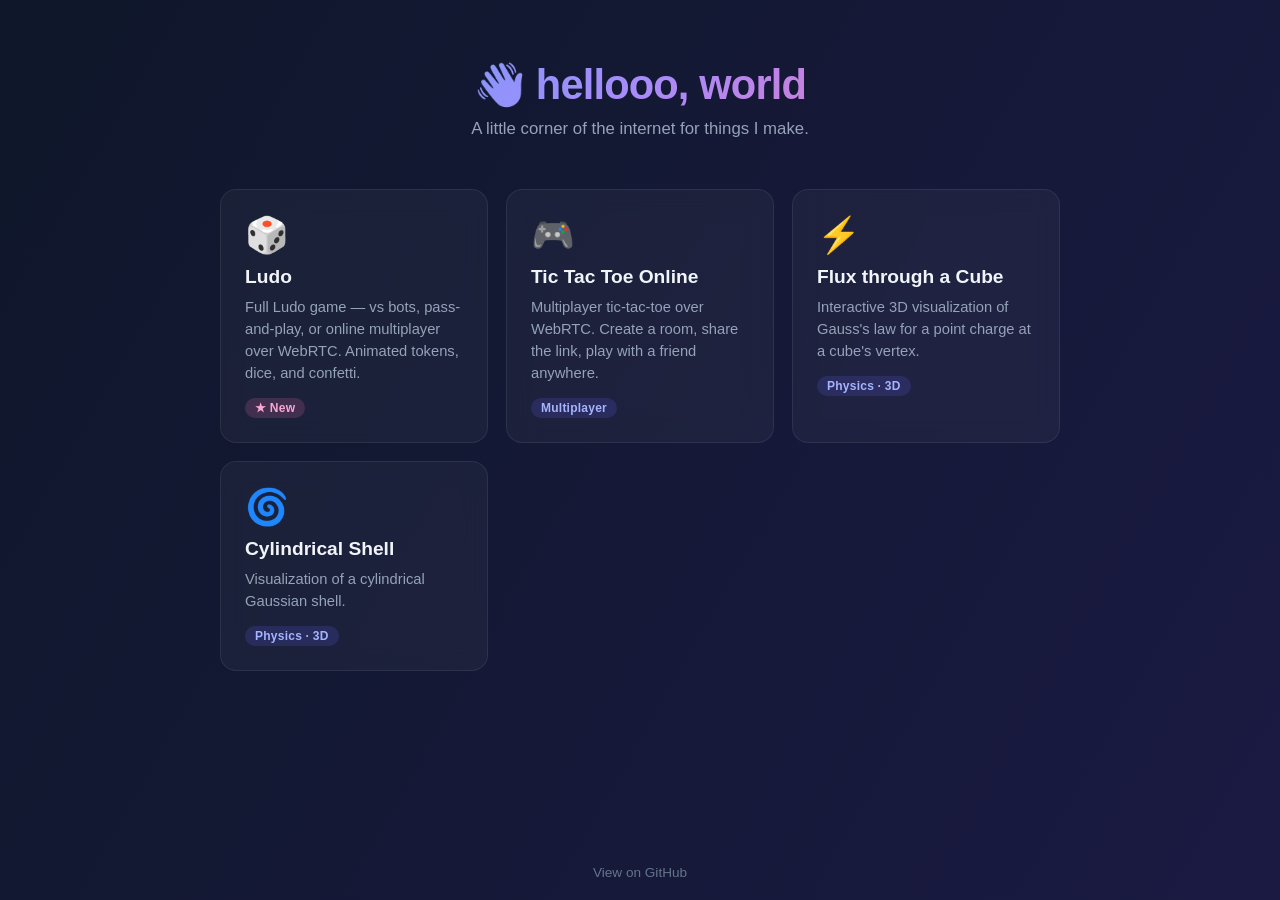
<file: index.html>
<!DOCTYPE html>
<html lang="en">
<head>
  <meta charset="UTF-8" />
  <meta name="viewport" content="width=device-width, initial-scale=1.0" />
  <title>Heckerrrrrrr01 — Projects</title>
  <link rel="icon" href="data:image/svg+xml,%3Csvg xmlns='http://www.w3.org/2000/svg' viewBox='0 0 100 100'%3E%3Ctext y='.9em' font-size='90'%3E%F0%9F%91%8B%3C/text%3E%3C/svg%3E" />
  <style>
    *, *::before, *::after { box-sizing: border-box; }
    html, body { margin: 0; padding: 0; }
    body {
      font-family: 'Inter', -apple-system, BlinkMacSystemFont, 'Segoe UI', Roboto, sans-serif;
      color: #f1f5f9;
      min-height: 100vh;
      display: flex;
      flex-direction: column;
      background: #0b1020;
    }
    .bg {
      position: fixed; inset: 0; z-index: -1;
      background: linear-gradient(120deg, #0f172a, #1e1b4b, #312e81, #0f172a);
      background-size: 400% 400%;
      animation: shift 18s ease infinite;
    }
    @keyframes shift {
      0% { background-position: 0% 50%; }
      50% { background-position: 100% 50%; }
      100% { background-position: 0% 50%; }
    }

    main {
      flex: 1;
      width: 100%;
      max-width: 880px;
      margin: 0 auto;
      padding: 60px 20px 40px;
    }

    header {
      text-align: center;
      margin-bottom: 50px;
    }
    h1 {
      font-size: 2.6rem;
      font-weight: 800;
      letter-spacing: -0.02em;
      margin: 0 0 10px;
      background: linear-gradient(135deg, #60a5fa, #a78bfa, #f472b6);
      -webkit-background-clip: text;
      background-clip: text;
      color: transparent;
    }
    .tagline {
      color: #94a3b8;
      font-size: 1.05rem;
      margin: 0;
    }

    .grid {
      display: grid;
      grid-template-columns: repeat(auto-fit, minmax(260px, 1fr));
      gap: 18px;
    }

    .card {
      display: block;
      text-decoration: none;
      color: inherit;
      background: rgba(255, 255, 255, 0.04);
      border: 1px solid rgba(255, 255, 255, 0.08);
      border-radius: 16px;
      padding: 24px;
      backdrop-filter: blur(12px);
      transition: transform 0.2s, border-color 0.2s, box-shadow 0.2s;
      position: relative;
      overflow: hidden;
    }
    .card::before {
      content: '';
      position: absolute;
      inset: 0;
      background: linear-gradient(135deg, transparent, rgba(99, 102, 241, 0.08));
      opacity: 0;
      transition: opacity 0.2s;
    }
    .card:hover {
      transform: translateY(-3px);
      border-color: rgba(99, 102, 241, 0.4);
      box-shadow: 0 12px 40px rgba(99, 102, 241, 0.2);
    }
    .card:hover::before { opacity: 1; }

    .card .emoji {
      font-size: 2.2rem;
      margin-bottom: 10px;
      display: block;
    }
    .card h2 {
      font-size: 1.2rem;
      margin: 0 0 8px;
      font-weight: 700;
    }
    .card p {
      margin: 0;
      color: #94a3b8;
      font-size: 0.92rem;
      line-height: 1.5;
    }
    .card .tag {
      display: inline-block;
      margin-top: 14px;
      padding: 3px 10px;
      border-radius: 999px;
      background: rgba(99, 102, 241, 0.18);
      color: #a5b4fc;
      font-size: 0.75rem;
      font-weight: 600;
      letter-spacing: 0.02em;
    }
    .card .tag.featured {
      background: rgba(244, 114, 182, 0.18);
      color: #f9a8d4;
    }

    footer {
      text-align: center;
      padding: 20px;
      color: #475569;
      font-size: 0.85rem;
    }
    footer a { color: #64748b; text-decoration: none; }
    footer a:hover { color: #cbd5e1; }

    @media (max-width: 480px) {
      h1 { font-size: 2rem; }
      main { padding: 40px 16px 30px; }
    }
  </style>
</head>
<body>
  <div class="bg"></div>

  <main>
    <header>
      <h1>👋 hellooo, world</h1>
      <p class="tagline">A little corner of the internet for things I make.</p>
    </header>

    <div class="grid">
      <a class="card" href="ludo/">
        <span class="emoji">🎲</span>
        <h2>Ludo</h2>
        <p>Full Ludo game — vs bots, pass-and-play, or online multiplayer over WebRTC. Animated tokens, dice, and confetti.</p>
        <span class="tag featured">★ New</span>
      </a>

      <a class="card" href="tic-tac-toe-online/">
        <span class="emoji">🎮</span>
        <h2>Tic Tac Toe Online</h2>
        <p>Multiplayer tic-tac-toe over WebRTC. Create a room, share the link, play with a friend anywhere.</p>
        <span class="tag">Multiplayer</span>
      </a>

      <a class="card" href="flux-cube/">
        <span class="emoji">⚡</span>
        <h2>Flux through a Cube</h2>
        <p>Interactive 3D visualization of Gauss's law for a point charge at a cube's vertex.</p>
        <span class="tag">Physics · 3D</span>
      </a>

      <a class="card" href="cylindrical-shell-viz/">
        <span class="emoji">🌀</span>
        <h2>Cylindrical Shell</h2>
        <p>Visualization of a cylindrical Gaussian shell.</p>
        <span class="tag">Physics · 3D</span>
      </a>
    </div>
  </main>

  <footer>
    <a href="https://github.com/Heckerrrrrrr01/hellooo-world">View on GitHub</a>
  </footer>
</body>
</html>
</file>
